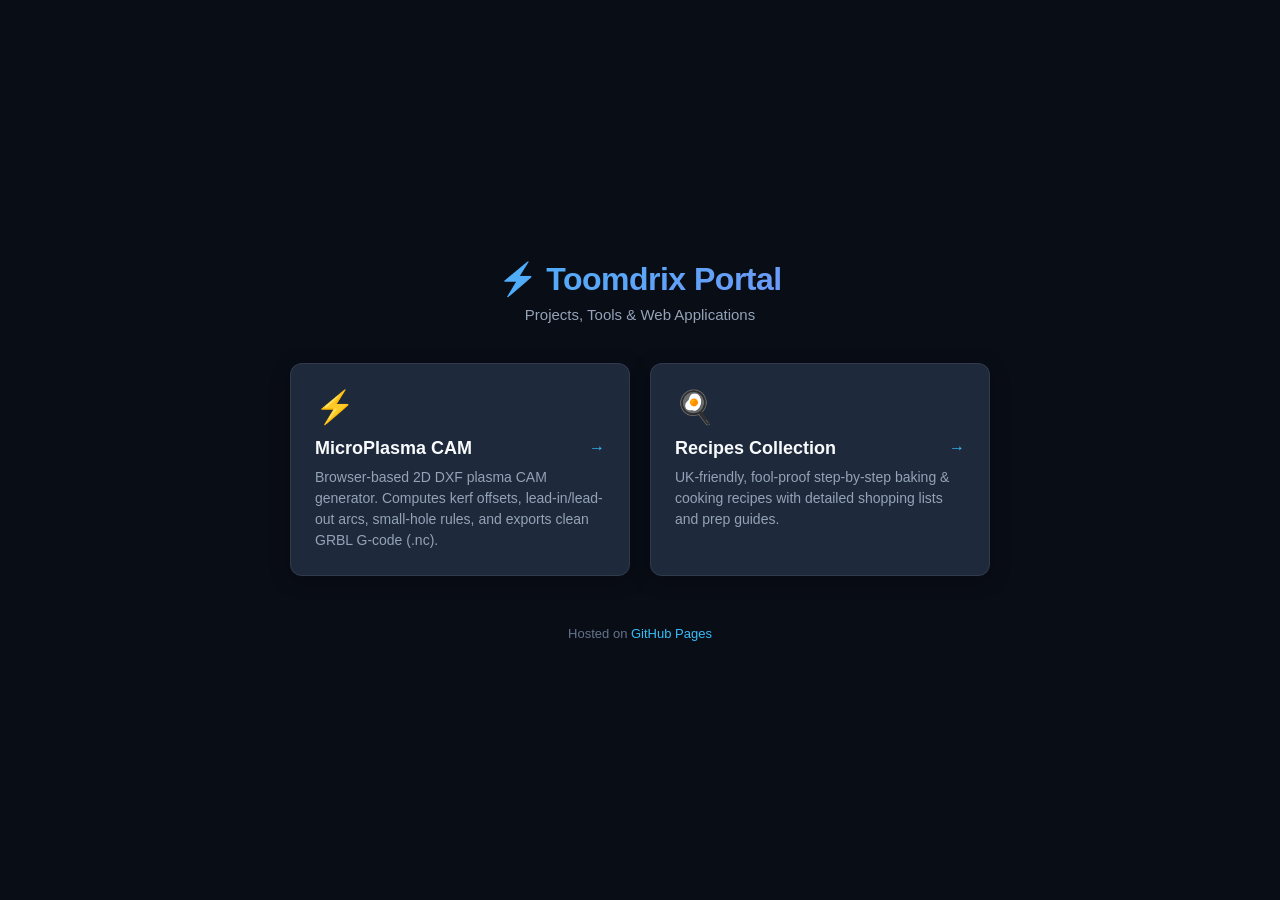
<file: index.html>
<!DOCTYPE html>
<html lang="en">
<head>
  <meta charset="UTF-8">
  <meta name="viewport" content="width=device-width, initial-scale=1.0">
  <title>Toomdrix | Projects & Tools</title>
  <style>
    :root {
      --bg: #090d16;
      --card: #1e293b;
      --card-hover: #334155;
      --border: rgba(255, 255, 255, 0.08);
      --accent: #38bdf8;
      --text: #f8fafc;
      --muted: #94a3b8;
    }
    * { box-sizing: border-box; margin: 0; padding: 0; }
    body {
      font-family: -apple-system, BlinkMacSystemFont, "Segoe UI", Roboto, Helvetica, Arial, sans-serif;
      background: var(--bg);
      color: var(--text);
      min-height: 100vh;
      display: flex;
      flex-direction: column;
      align-items: center;
      justify-content: center;
      padding: 30px 20px;
    }
    .container {
      max-width: 700px;
      width: 100%;
    }
    header {
      text-align: center;
      margin-bottom: 40px;
    }
    h1 {
      font-size: 32px;
      font-weight: 800;
      letter-spacing: -0.5px;
      margin-bottom: 8px;
      background: linear-gradient(135deg, #38bdf8, #818cf8);
      -webkit-background-clip: text;
      -webkit-text-fill-color: transparent;
    }
    p.subtitle {
      color: var(--muted);
      font-size: 15px;
    }
    .grid {
      display: grid;
      grid-template-columns: repeat(auto-fit, minmax(280px, 1fr));
      gap: 20px;
    }
    .card {
      background: var(--card);
      border: 1px solid var(--border);
      border-radius: 12px;
      padding: 24px;
      text-decoration: none;
      color: inherit;
      display: flex;
      flex-direction: column;
      transition: all 0.2s ease;
      box-shadow: 0 4px 20px rgba(0, 0, 0, 0.3);
    }
    .card:hover {
      transform: translateY(-3px);
      border-color: var(--accent);
      background: var(--card-hover);
      box-shadow: 0 8px 30px rgba(56, 189, 248, 0.15);
    }
    .card-icon {
      font-size: 32px;
      margin-bottom: 12px;
    }
    .card-title {
      font-size: 18px;
      font-weight: 700;
      margin-bottom: 8px;
      color: var(--text);
      display: flex;
      align-items: center;
      justify-content: space-between;
    }
    .card-title span.arrow {
      color: var(--accent);
      font-size: 16px;
      transition: transform 0.2s ease;
    }
    .card:hover .card-title span.arrow {
      transform: translateX(4px);
    }
    .card-desc {
      color: var(--muted);
      font-size: 14px;
      line-height: 1.5;
    }
    footer {
      margin-top: 50px;
      text-align: center;
      color: #64748b;
      font-size: 13px;
    }
    footer a {
      color: var(--accent);
      text-decoration: none;
    }
  </style>
</head>
<body>
  <div class="container">
    <header>
      <h1>⚡ Toomdrix Portal</h1>
      <p class="subtitle">Projects, Tools & Web Applications</p>
    </header>

    <div class="grid">
      <!-- MicroPlasma CAM -->
      <a href="plasma/" class="card">
        <div class="card-icon">⚡</div>
        <div class="card-title">
          MicroPlasma CAM
          <span class="arrow">→</span>
        </div>
        <div class="card-desc">
          Browser-based 2D DXF plasma CAM generator. Computes kerf offsets, lead-in/lead-out arcs, small-hole rules, and exports clean GRBL G-code (.nc).
        </div>
      </a>

      <!-- Recipes Collection -->
      <a href="recipes/" class="card">
        <div class="card-icon">🍳</div>
        <div class="card-title">
          Recipes Collection
          <span class="arrow">→</span>
        </div>
        <div class="card-desc">
          UK-friendly, fool-proof step-by-step baking & cooking recipes with detailed shopping lists and prep guides.
        </div>
      </a>
    </div>

    <footer>
      <p>Hosted on <a href="https://github.com/toomdrix" target="_blank">GitHub Pages</a></p>
    </footer>
  </div>
</body>
</html>
</file>
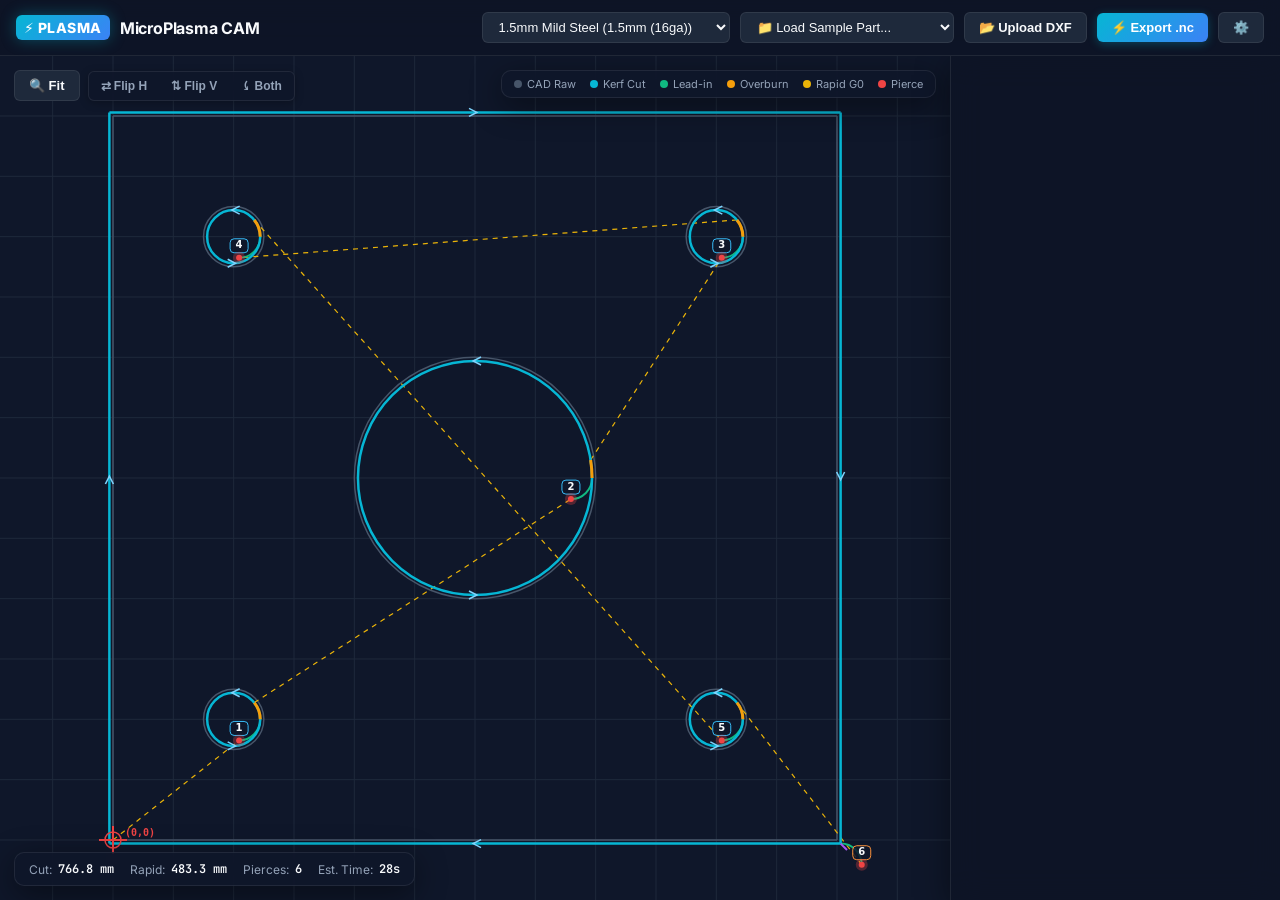
<file: plasma/index.html>
<!DOCTYPE html>
<html lang="en">
<head>
  <meta charset="UTF-8" />
  <meta name="viewport" content="width=device-width, initial-scale=1.0, maximum-scale=1.0, user-scalable=no" />
  <title>MicroPlasma CAM - 2D Web Plasma CAM</title>
  <script type="module" crossorigin src="./assets/index-BmEV4Cka.js"></script>
  <link rel="stylesheet" crossorigin href="./assets/index-AGhxC12d.css">
</head>
<body>
  <!-- Header Bar -->
  <header class="app-header">
    <div class="logo-group">
      <div class="logo-badge">⚡ PLASMA</div>
      <span class="app-title">MicroPlasma CAM</span>
    </div>

    <div class="header-actions">
      <!-- Material Preset Selector -->
      <select id="presetSelect" class="preset-select" title="Select Material Preset">
        <!-- populated dynamically -->
      </select>

      <!-- Sample Loader Dropdown -->
      <select id="sampleSelect" class="preset-select" title="Load Sample CAD Part">
        <option value="">📁 Load Sample Part...</option>
        <option value="flange-bracket">4-Bolt Flange Plate</option>
        <option value="gusset-bracket">Gusset with Slots</option>
        <option value="slot-link">Pill Slot Link</option>
        <option value="open-slit-plate">Open Slit & Parting Cut Plate</option>
      </select>

      <!-- Upload DXF File Button -->
      <input type="file" id="dxfFileInput" accept=".dxf" style="display: none;" />
      <button id="btnUploadDxf" class="btn btn-secondary" title="Open DXF File">
        <span>📂 Upload DXF</span>
      </button>

      <!-- Export G-Code Button -->
      <button id="btnExportGCode" class="btn btn-primary" title="Export GRBL G-Code (.nc)">
        <span>⚡ Export .nc</span>
      </button>

      <!-- Sidebar Toggle (Mobile) -->
      <button id="btnToggleSidebar" class="btn btn-secondary" title="Toggle Parameters">
        <span>⚙️</span>
      </button>
    </div>
  </header>

  <!-- Main CAM Work Area -->
  <main class="main-container">
    <!-- Viewport -->
    <div class="viewport-area" id="dropZone">
      <canvas id="camViewport"></canvas>

      <!-- Top Overlay Controls -->
      <div class="viewport-overlay-top">
        <button id="btnZoomFit" class="btn btn-secondary" title="Zoom to Fit">
          <span>🔍 Fit</span>
        </button>
        <div class="overlay-button-group" title="Flip entire part">
          <button id="btnFlipPartH" class="btn btn-secondary" title="Flip Part Horizontally (⇄ X axis)">
            <span>⇄ Flip H</span>
          </button>
          <button id="btnFlipPartV" class="btn btn-secondary" title="Flip Part Vertically (⇅ Y axis)">
            <span>⇅ Flip V</span>
          </button>
          <button id="btnFlipPartBoth" class="btn btn-secondary" title="Flip Part Both (180° rotation)">
            <span>⤹ Both</span>
          </button>
        </div>
      </div>

      <!-- Toolpath Legend Bar -->
      <div class="legend-bar">
        <div class="legend-item"><span class="legend-dot cad"></span> CAD Raw</div>
        <div class="legend-item"><span class="legend-dot cut"></span> Kerf Cut</div>
        <div class="legend-item"><span class="legend-dot leadin"></span> Lead-in</div>
        <div class="legend-item"><span class="legend-dot overburn"></span> Overburn</div>
        <div class="legend-item"><span class="legend-dot rapid"></span> Rapid G0</div>
        <div class="legend-item"><span class="legend-dot pierce"></span> Pierce</div>
      </div>

      <!-- Bottom Floating Stats Bar -->
      <div class="viewport-overlay-bottom" id="statsBar">
        <div class="stat-item">Cut: <span class="stat-val" id="statCutLength">0.0 mm</span></div>
        <div class="stat-item">Rapid: <span class="stat-val" id="statRapidLength">0.0 mm</span></div>
        <div class="stat-item">Pierces: <span class="stat-val" id="statPierceCount">0</span></div>
        <div class="stat-item">Est. Time: <span class="stat-val" id="statEstTime">0s</span></div>
      </div>
    </div>

    <!-- Right Sidebar / Flyout Parameter Panel -->
    <aside class="sidebar-panel" id="sidebarPanel">
      <!-- Warnings Container -->
      <div id="warningsContainer" style="display: none;" class="warnings-banner"></div>

      <!-- Section: Selected Shape Inspector (Dynamic) -->
      <div class="panel-section inspector-section" id="inspectorSection" style="display: none;">
        <div class="panel-header inspector-header">
          <div class="panel-title" id="inspectorTitle">🔍 Selected Contour</div>
          <span class="panel-badge" id="inspectorTypeBadge">Inner Hole</span>
        </div>
        <div class="panel-content">
          <!-- Controls for Closed Loops -->
          <div id="inspectorClosedControls">
            <div class="control-row">
              <label class="control-label">Cut Side</label>
              <div class="radio-pill-group" id="inspectorCutSideGroup">
                <div class="radio-pill" data-side="INNER_HOLE" title="Lead-in inside hole slug, CCW, kerf inward">🔵 Inside (Hole)</div>
                <div class="radio-pill" data-side="OUTER_PERIMETER" title="Lead-in outside in scrap, CW, kerf outward">🟠 Outside (Part)</div>
              </div>
            </div>
            <div class="control-row">
              <label class="control-label">Start Point</label>
              <button type="button" id="btnInspectorCycleNode" class="btn btn-secondary btn-sm" style="flex: 1;">
                <span>↻ Next Start Node</span>
              </button>
            </div>
          </div>

          <!-- Controls for Open Contours -->
          <div id="inspectorOpenControls" style="display: none;">
            <div class="control-row">
              <label class="control-label">Direction</label>
              <button type="button" id="btnInspectorFlipDirection" class="btn btn-secondary btn-sm" style="flex: 1;">
                <span>⇄ Flip (Start ↔ End)</span>
              </button>
            </div>
          <!-- Flip Feature Controls (Both Closed and Open) -->
          <div class="control-row">
            <label class="control-label">Flip Feature</label>
            <div class="btn-group" style="display: flex; gap: 4px; flex: 1;">
              <button type="button" id="btnInspectorFlipH" class="btn btn-secondary btn-xs" style="flex: 1;" title="Flip this feature horizontally">
                <span>⇄ H</span>
              </button>
              <button type="button" id="btnInspectorFlipV" class="btn btn-secondary btn-xs" style="flex: 1;" title="Flip this feature vertically">
                <span>⇅ V</span>
              </button>
              <button type="button" id="btnInspectorFlipBoth" class="btn btn-secondary btn-xs" style="flex: 1;" title="Flip this feature horizontally & vertically (180°)">
                <span>⤹ Both</span>
              </button>
            </div>
          </div>

          <div class="inspector-info-row" id="inspectorInfoRow">
            <span id="inspectorDimensions"></span>
            <span id="inspectorLeadInInfo"></span>
          </div>
        </div>
      </div>

      <!-- Section: Machine & Material -->
      <div class="panel-section">
        <div class="panel-header">
          <div class="panel-title">Machine & Material</div>
          <span class="panel-chevron">▾</span>
        </div>
        <div class="panel-content">
          <div class="control-row">
            <label class="control-label" for="paramFeedRate">Cut Feed Rate</label>
            <div class="control-input-group">
              <input type="number" id="paramFeedRate" class="input-num" step="50" min="100" max="15000" />
              <span class="input-unit">mm/min</span>
            </div>
          </div>
          <div class="control-row">
            <label class="control-label" for="paramPierceDelay">Pierce Delay</label>
            <div class="control-input-group">
              <input type="number" id="paramPierceDelay" class="input-num" step="0.05" min="0" max="10" />
              <span class="input-unit">sec</span>
            </div>
          </div>
          <div class="control-row">
            <label class="control-label" for="paramKerfWidth">Kerf Width</label>
            <div class="control-input-group">
              <input type="number" id="paramKerfWidth" class="input-num" step="0.1" min="0" max="5.0" />
              <span class="input-unit">mm</span>
            </div>
          </div>
        </div>
      </div>

      <!-- Section: Lead-In & Lead-Out -->
      <div class="panel-section">
        <div class="panel-header">
          <div class="panel-title">Closed Loop Lead-In / Out</div>
          <span class="panel-chevron">▾</span>
        </div>
        <div class="panel-content">
          <div class="control-row">
            <label class="control-label">Type</label>
            <div class="radio-pill-group" id="leadInTypeGroup">
              <div class="radio-pill active" data-value="arc">Arc</div>
              <div class="radio-pill" data-value="line">Linear</div>
              <div class="radio-pill" data-value="center_pierce">Center</div>
            </div>
          </div>
          <div class="control-row">
            <label class="control-label" for="paramLeadInRadius">Radius / Length</label>
            <div class="control-input-group">
              <input type="number" id="paramLeadInRadius" class="input-num" step="0.5" min="1.0" max="25" />
              <span class="input-unit">mm</span>
            </div>
          </div>
          <div class="control-row">
            <label class="control-label" for="paramLeadInAngle">Arc Sweep Angle</label>
            <div class="control-input-group">
              <input type="number" id="paramLeadInAngle" class="input-num" step="5" min="30" max="120" />
              <span class="input-unit">deg</span>
            </div>
          </div>
          <div class="control-row">
            <label class="control-label" for="paramLeadOutLength">Lead-Out Length</label>
            <div class="control-input-group">
              <input type="number" id="paramLeadOutLength" class="input-num" step="0.5" min="0" max="10" />
              <span class="input-unit">mm</span>
            </div>
          </div>
          <!-- Quick Batch Toggle Buttons for Closed Loops -->
          <div style="margin-top: 10px; display: flex; gap: 6px;">
            <button type="button" id="btnFlipAllToHoles" class="btn btn-secondary btn-xs" title="Force all closed shapes to Inside cut (Holes)" style="flex: 1; justify-content: center;">
              🔵 All Holes (Inside)
            </button>
            <button type="button" id="btnFlipAllToPerimeters" class="btn btn-secondary btn-xs" title="Force all closed shapes to Outside cut (Parts)" style="flex: 1; justify-content: center;">
              🟠 All Parts (Outside)
            </button>
          </div>
        </div>
      </div>

      <!-- Section: Open Contours -->
      <div class="panel-section">
        <div class="panel-header">
          <div class="panel-title">Open Contours (Slits & Lines)</div>
          <span class="panel-chevron">▾</span>
        </div>
        <div class="panel-content">
          <div class="control-row">
            <label class="control-label">Lead-In</label>
            <div class="radio-pill-group" id="openLeadInTypeGroup">
              <div class="radio-pill active" data-value="inline" title="In-line straight extension along tangent before start point - ideal for plate edge starts">In-line</div>
              <div class="radio-pill" data-value="none" title="Pierce directly at starting vertex without offset - ideal for marking/scoring">Direct</div>
              <div class="radio-pill" data-value="arc" title="Tangential arc lead-in">Arc</div>
            </div>
          </div>
          <div class="control-row" id="rowOpenLeadInDist">
            <label class="control-label" for="paramOpenLeadInDist">Lead-In Distance</label>
            <div class="control-input-group">
              <input type="number" id="paramOpenLeadInDist" class="input-num" step="0.5" min="0.1" max="25" value="3.0" />
              <span class="input-unit">mm</span>
            </div>
          </div>
          <div class="control-row">
            <label class="control-label">Lead-Out</label>
            <div class="radio-pill-group" id="openLeadOutTypeGroup">
              <div class="radio-pill active" data-value="none" title="Torch OFF directly at end of cut line - no exit notch">None</div>
              <div class="radio-pill" data-value="inline" title="In-line straight overcut along tangent past end point">In-line</div>
            </div>
          </div>
          <div class="control-row" id="rowOpenLeadOutDist" style="display: none;">
            <label class="control-label" for="paramOpenLeadOutDist">Lead-Out Distance</label>
            <div class="control-input-group">
              <input type="number" id="paramOpenLeadOutDist" class="input-num" step="0.5" min="0.1" max="25" value="3.0" />
              <span class="input-unit">mm</span>
            </div>
          </div>
          <div class="info-callout">
            💡 <strong>Tip:</strong> Tap any open contour on the canvas to immediately <strong>flip the cut direction</strong> (Start ⇄ End).
          </div>
        </div>
      </div>

      <!-- Section: Plasma Hole Rules -->
      <div class="panel-section">
        <div class="panel-header">
          <div class="panel-title">Plasma Hole Rules</div>
          <span class="panel-chevron">▾</span>
        </div>
        <div class="panel-content">
          <div class="control-row">
            <label class="control-label" for="paramOverburn">Overburn Distance</label>
            <div class="control-input-group">
              <input type="number" id="paramOverburn" class="input-num" step="0.5" min="0" max="15" />
              <span class="input-unit">mm</span>
            </div>
          </div>
          <div class="control-row">
            <label class="control-label" for="paramSmallHoleThreshold">Small Hole Cutoff</label>
            <div class="control-input-group">
              <input type="number" id="paramSmallHoleThreshold" class="input-num" step="1" min="5" max="100" />
              <span class="input-unit">mm</span>
            </div>
          </div>
          <div class="control-row">
            <label class="control-label" for="paramSmallHoleSpeedScale">Small Hole Speed</label>
            <div class="control-input-group">
              <input type="number" id="paramSmallHoleSpeedScale" class="input-num" step="5" min="20" max="100" />
              <span class="input-unit">%</span>
            </div>
          </div>
        </div>
      </div>

      <!-- Section: Datum Origin Alignment -->
      <div class="panel-section">
        <div class="panel-header">
          <div class="panel-title">Datum Origin Alignment</div>
          <div class="panel-header-right">
            <span id="currentDatumLabel" class="panel-badge">Bottom-Left</span>
            <span class="panel-chevron">▾</span>
          </div>
        </div>
        <div class="panel-content">
          <div style="margin-bottom: 12px;">
            <!-- 9-point grid -->
            <div class="origin-grid" id="originGrid">
              <div class="origin-node" data-datum="TOP_LEFT" title="Top-Left"><div class="origin-node-dot"></div></div>
              <div class="origin-node" data-datum="TOP_CENTER" title="Top-Center"><div class="origin-node-dot"></div></div>
              <div class="origin-node" data-datum="TOP_RIGHT" title="Top-Right"><div class="origin-node-dot"></div></div>
              <div class="origin-node" data-datum="MIDDLE_LEFT" title="Middle-Left"><div class="origin-node-dot"></div></div>
              <div class="origin-node" data-datum="CENTER" title="Center"><div class="origin-node-dot"></div></div>
              <div class="origin-node" data-datum="MIDDLE_RIGHT" title="Middle-Right"><div class="origin-node-dot"></div></div>
              <div class="origin-node active" data-datum="BOTTOM_LEFT" title="Bottom-Left"><div class="origin-node-dot"></div></div>
              <div class="origin-node" data-datum="BOTTOM_CENTER" title="Bottom-Center"><div class="origin-node-dot"></div></div>
              <div class="origin-node" data-datum="BOTTOM_RIGHT" title="Bottom-Right"><div class="origin-node-dot"></div></div>
            </div>
          </div>

          <div class="control-row">
            <label class="control-label">Start Point</label>
            <div class="radio-pill-group" id="startPositionGroup">
              <div class="radio-pill active" data-start="datum" title="Rapid from part datum (e.g. Bottom-Left) to first cut">From Datum</div>
              <div class="radio-pill" data-start="direct" title="Torch starts directly at first pierce point - zero initial rapid">First Cut (Direct)</div>
            </div>
          </div>

          <div class="control-row">
            <label class="control-label" for="autoZeroCadToggle" title="Automatically strip arbitrary OnShape / CAD sketch coordinates on import, placing part neatly at (0,0)">Auto-Zero CAD</label>
            <div style="display: flex; align-items: center; gap: 8px;">
              <input type="checkbox" id="autoZeroCadToggle" checked title="Automatically normalize CAD coordinates to (0,0) on import" />
              <button type="button" id="btnAlignOrigin" class="btn btn-secondary btn-xs" title="Strip CAD offset and move part's bottom-left directly to (0,0)">
                <span>🎯 Zero Offset</span>
              </button>
            </div>
          </div>

          <div class="control-row">
            <label class="control-label" for="cadOriginToggle" title="Force tool to use raw OnShape CAD origin instead of part datum">Use CAD Origin</label>
            <input type="checkbox" id="cadOriginToggle" />
          </div>

          <div class="control-row" style="margin-top: 6px;">
            <label class="control-label">Flip Part</label>
            <div class="btn-group" style="display: flex; gap: 4px; flex: 1;">
              <button type="button" id="btnSidebarFlipH" class="btn btn-secondary btn-xs" style="flex: 1;" title="Flip entire part horizontally (⇄ X axis)">
                <span>⇄ H</span>
              </button>
              <button type="button" id="btnSidebarFlipV" class="btn btn-secondary btn-xs" style="flex: 1;" title="Flip entire part vertically (⇅ Y axis)">
                <span>⇅ V</span>
              </button>
              <button type="button" id="btnSidebarFlipBoth" class="btn btn-secondary btn-xs" style="flex: 1;" title="Flip entire part both horizontally and vertically (180°)">
                <span>⤹ Both</span>
              </button>
            </div>
          </div>
        </div>
      </div>

      <!-- Section: Export Options -->
      <div class="panel-section">
        <div class="panel-header">
          <div class="panel-title">Post-Processor Options</div>
          <span class="panel-chevron">▾</span>
        </div>
        <div class="panel-content">
          <div class="control-row">
            <label class="control-label">Positioning</label>
            <div class="radio-pill-group" id="positioningModeGroup">
              <div class="radio-pill active" data-value="relative" title="Incremental/Relative positioning (G91) - moves relative to current torch position">Relative (G91)</div>
              <div class="radio-pill" data-value="absolute" title="Absolute positioning (G90) - moves relative to work coordinate origin">Absolute (G90)</div>
            </div>
          </div>
          <div class="control-row">
            <label class="control-label" for="disableLaserModeToggle" title="Emit $32=0 on startup to prevent GRBL from suppressing torch relay output during stationary G4 dwells">Disable Laser Mode ($32=0)</label>
            <input type="checkbox" id="disableLaserModeToggle" checked />
          </div>
          <div class="control-row">
            <label class="control-label" for="includeCommentsToggle" title="Enable informational comments in exported G-code">Include Comments</label>
            <input type="checkbox" id="includeCommentsToggle" />
          </div>
          <div class="info-callout">
            <strong>⚠️ Diode Laser Conversion:</strong> Ensure GRBL Laser Mode is disabled (<code>$32=0</code>). When <code>$32=1</code>, GRBL suppresses the torch relay output during stationary <code>G4</code> pierce dwells.
          </div>
        </div>
      </div>
    </aside>
  </main>

  <!-- G-Code Viewer & Download Modal -->
  <div class="modal-backdrop" id="gcodeModal">
    <div class="modal-card">
      <div class="modal-header">
        <h3 class="modal-title">⚡ Generated GRBL Plasma G-Code</h3>
        <button id="btnCloseModal" class="btn btn-secondary">✕</button>
      </div>
      <div class="modal-body">
        <textarea id="gcodeContent" class="gcode-textarea" readonly spellcheck="false"></textarea>
      </div>
      <div class="modal-footer">
        <button id="btnCopyGCode" class="btn btn-secondary">📋 Copy G-Code</button>
        <button id="btnDownloadModal" class="btn btn-primary">💾 Download .nc File</button>
      </div>
    </div>
  </div>

</body>
</html>
</file>
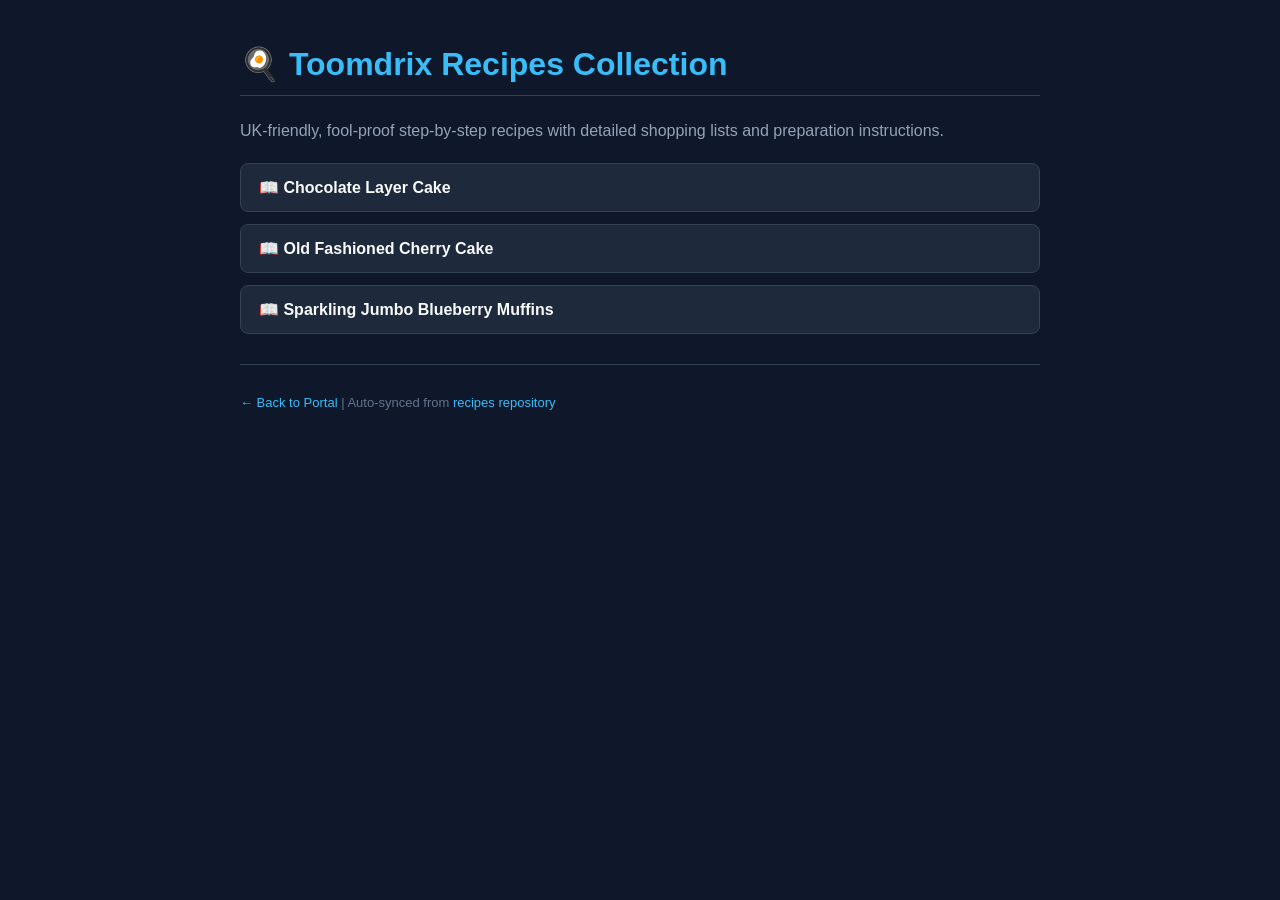
<file: recipes/index.html>
<!DOCTYPE html>
<html lang="en">
<head>
  <meta charset="UTF-8">
  <meta name="viewport" content="width=device-width, initial-scale=1.0">
  <title>Toomdrix Recipes</title>
  <style>
    body { font-family: -apple-system, BlinkMacSystemFont, "Segoe UI", Roboto, Helvetica, Arial, sans-serif; max-width: 800px; margin: 0 auto; padding: 24px; background: #0f172a; color: #f8fafc; }
    h1 { color: #38bdf8; border-bottom: 1px solid #334155; padding-bottom: 12px; }
    p { color: #94a3b8; line-height: 1.6; }
    .recipe-list { list-style: none; padding: 0; margin-top: 20px; }
    .recipe-list li { margin: 12px 0; padding: 14px 18px; background: #1e293b; border: 1px solid #334155; border-radius: 8px; transition: transform 0.15s ease, border-color 0.15s ease; }
    .recipe-list li:hover { transform: translateY(-1px); border-color: #38bdf8; }
    .recipe-list a { text-decoration: none; color: #f8fafc; font-weight: 600; font-size: 16px; display: block; }
    hr { border: none; border-top: 1px solid #334155; margin: 30px 0; }
    .footer-links { font-size: 13px; color: #64748b; }
    .footer-links a { color: #38bdf8; text-decoration: none; }
    .footer-links a:hover { text-decoration: underline; }
  </style>
</head>
<body>
  <h1>🍳 Toomdrix Recipes Collection</h1>
  <p>UK-friendly, fool-proof step-by-step recipes with detailed shopping lists and preparation instructions.</p>
  <ul class="recipe-list">
    <li><a href="chocolate_layer_cake.md">📖 Chocolate Layer Cake</a></li>
    <li><a href="old_fashioned_cherry_cake.md">📖 Old Fashioned Cherry Cake</a></li>
    <li><a href="sparkling_jumbo_blueberry_muffins.md">📖 Sparkling Jumbo Blueberry Muffins</a></li>
  </ul>
  <hr>
  <div class="footer-links">
    <a href="../">← Back to Portal</a> | Auto-synced from <a href="https://github.com/toomdrix/recipes" target="_blank">recipes repository</a>
  </div>
</body>
</html>
</file>
<file: plasma/assets/index-AGhxC12d.css>
@import"https://fonts.googleapis.com/css2?family=Inter:wght@400;500;600;700&family=JetBrains+Mono:wght@400;500;600&display=swap";:root{--bg-main: #090d16;--bg-panel: rgba(15, 23, 42, .82);--bg-card: #1e293b;--bg-hover: #334155;--border-color: rgba(255, 255, 255, .08);--border-active: rgba(56, 189, 248, .4);--accent-cyan: #06b6d4;--accent-blue: #3b82f6;--accent-plasma: #38bdf8;--accent-green: #10b981;--accent-amber: #f59e0b;--accent-red: #ef4444;--text-primary: #f8fafc;--text-secondary: #94a3b8;--text-muted: #64748b;--radius-sm: 6px;--radius-md: 10px;--radius-lg: 14px;--shadow-panel: 0 8px 32px 0 rgba(0, 0, 0, .45);--shadow-glow: 0 0 15px rgba(6, 182, 212, .35)}*{box-sizing:border-box;margin:0;padding:0;-webkit-tap-highlight-color:transparent}html,body{height:100%;height:100dvh;margin:0;padding:0;overflow:hidden}body{font-family:Inter,system-ui,-apple-system,sans-serif;background-color:var(--bg-main);color:var(--text-primary);display:flex;flex-direction:column}header.app-header{height:56px;flex-shrink:0;background:var(--bg-panel);-webkit-backdrop-filter:blur(12px);backdrop-filter:blur(12px);border-bottom:1px solid var(--border-color);display:flex;align-items:center;justify-content:space-between;padding:0 16px;z-index:50}.logo-group{display:flex;align-items:center;gap:10px}.logo-badge{background:linear-gradient(135deg,#06b6d4,#3b82f6);color:#fff;font-weight:800;font-size:14px;padding:4px 8px;border-radius:var(--radius-sm);letter-spacing:.5px;box-shadow:var(--shadow-glow)}.app-title{font-size:16px;font-weight:700;letter-spacing:-.2px;color:var(--text-primary)}.header-actions{display:flex;align-items:center;gap:10px}.preset-select{background:var(--bg-card);color:var(--text-primary);border:1px solid var(--border-color);padding:6px 12px;border-radius:var(--radius-sm);font-size:13px;font-weight:500;cursor:pointer;outline:none;transition:all .15s ease}.preset-select:hover,.preset-select:focus{border-color:var(--accent-plasma)}.btn{display:inline-flex;align-items:center;gap:6px;padding:7px 14px;font-size:13px;font-weight:600;border-radius:var(--radius-sm);border:none;cursor:pointer;transition:all .15s ease;-webkit-user-select:none;user-select:none}.btn-primary{background:linear-gradient(135deg,var(--accent-cyan),var(--accent-blue));color:#fff;box-shadow:0 2px 10px #06b6d44d}.btn-primary:hover{filter:brightness(1.1);transform:translateY(-1px)}.btn-secondary{background:var(--bg-card);color:var(--text-primary);border:1px solid var(--border-color)}.btn-secondary:hover{background:var(--bg-hover);border-color:var(--border-active)}.btn-sm{padding:5px 10px;font-size:12px}.btn-xs{padding:4px 8px;font-size:11px}.btn-accent{background:linear-gradient(135deg,#10b981,#059669);color:#fff}.btn-accent:hover{filter:brightness(1.1)}.inspector-section{background:#1e293b80;border-bottom:2px solid var(--accent-plasma)}.inspector-header{cursor:default}.inspector-info-row{display:flex;justify-content:space-between;align-items:center;font-size:11px;color:var(--text-muted);margin-top:10px;padding-top:8px;border-top:1px dashed var(--border-color);font-family:JetBrains Mono,monospace}.badge-hole{color:#38bdf8!important;background:#38bdf826!important;border-color:#38bdf84d!important}.badge-part{color:#fb923c!important;background:#fb923c26!important;border-color:#fb923c4d!important}.badge-open{color:#c084fc!important;background:#c084fc26!important;border-color:#c084fc4d!important}.main-container{flex:1;display:flex;position:relative;overflow:hidden;min-height:0;height:calc(100% - 56px)}.viewport-area{flex:1;position:relative;background:var(--bg-main);overflow:hidden}canvas#camViewport{width:100%;height:100%;display:block;cursor:grab}canvas#camViewport:active{cursor:grabbing}.viewport-overlay-top{position:absolute;top:14px;left:14px;display:flex;gap:8px;align-items:center;z-index:10}.overlay-button-group{display:flex;gap:4px;background:var(--bg-panel);-webkit-backdrop-filter:blur(8px);backdrop-filter:blur(8px);border:1px solid var(--border-color);border-radius:var(--radius-sm);padding:2px;box-shadow:0 2px 8px #00000040}.overlay-button-group .btn{border:none;background:transparent;padding:5px 10px;font-size:12px;color:var(--text-secondary)}.overlay-button-group .btn:hover{background:var(--bg-hover);color:var(--accent-cyan)}.viewport-overlay-bottom{position:absolute;bottom:14px;left:14px;background:var(--bg-panel);-webkit-backdrop-filter:blur(8px);backdrop-filter:blur(8px);border:1px solid var(--border-color);padding:8px 14px;border-radius:var(--radius-md);display:flex;align-items:center;gap:16px;font-size:12px;color:var(--text-secondary);box-shadow:var(--shadow-panel);z-index:10}.stat-item{display:flex;align-items:center;gap:6px}.stat-val{color:var(--text-primary);font-weight:600;font-family:JetBrains Mono,monospace}.legend-bar{position:absolute;top:14px;right:14px;background:var(--bg-panel);-webkit-backdrop-filter:blur(8px);backdrop-filter:blur(8px);border:1px solid var(--border-color);padding:6px 12px;border-radius:var(--radius-md);display:flex;align-items:center;gap:14px;font-size:11px;color:var(--text-secondary);box-shadow:var(--shadow-panel);z-index:10}.legend-item{display:flex;align-items:center;gap:5px}.legend-dot{width:8px;height:8px;border-radius:50%}.legend-dot.cad{background:#475569}.legend-dot.cut{background:#06b6d4}.legend-dot.leadin{background:#10b981}.legend-dot.overburn{background:#f59e0b}.legend-dot.rapid{background:#eab308}.legend-dot.pierce{background:#ef4444}aside.sidebar-panel{width:330px;background:var(--bg-panel);-webkit-backdrop-filter:blur(16px);backdrop-filter:blur(16px);border-left:1px solid var(--border-color);display:flex;flex-direction:column;box-shadow:var(--shadow-panel);z-index:30;transition:transform .25s cubic-bezier(.4,0,.2,1);overflow-y:auto;overflow-x:hidden;height:100%;max-height:100%;min-height:0;flex-shrink:0;overscroll-behavior:contain;scrollbar-width:thin;scrollbar-color:rgba(148,163,184,.3) rgba(15,23,42,.4)}aside.sidebar-panel::-webkit-scrollbar{width:6px}aside.sidebar-panel::-webkit-scrollbar-track{background:transparent}aside.sidebar-panel::-webkit-scrollbar-thumb{background:#94a3b833;border-radius:3px}aside.sidebar-panel::-webkit-scrollbar-thumb:hover{background:var(--accent-plasma)}.sidebar-panel.collapsed{transform:translate(100%);position:absolute;right:0;bottom:0;top:0}.panel-section{padding:12px 16px;border-bottom:1px solid var(--border-color);transition:background .15s ease}.panel-header{display:flex;align-items:center;justify-content:space-between;cursor:pointer;-webkit-user-select:none;user-select:none;padding:4px 0;border-radius:var(--radius-sm)}.panel-header:hover .panel-title,.panel-header:hover .panel-chevron{color:var(--text-primary)}.panel-title{font-size:11px;font-weight:700;text-transform:uppercase;letter-spacing:.8px;color:var(--text-muted);display:flex;align-items:center;margin:0;transition:color .15s ease}.panel-header-right{display:flex;align-items:center;gap:8px}.panel-badge{font-size:10px;font-weight:600;color:var(--accent-plasma);background:#38bdf81a;padding:2px 6px;border-radius:4px;border:1px solid rgba(56,189,248,.2)}.panel-chevron{font-size:11px;color:var(--text-muted);transition:transform .2s ease,color .15s ease;line-height:1;display:inline-block}.panel-section.collapsed .panel-chevron{transform:rotate(-90deg)}.panel-content{margin-top:12px}.panel-section.collapsed .panel-content{display:none}.control-row{display:flex;align-items:center;justify-content:space-between;margin-bottom:12px;gap:8px}.control-row:last-child{margin-bottom:0}.control-label{font-size:13px;color:var(--text-secondary);font-weight:500}.control-input-group{display:flex;align-items:center;gap:4px}.input-num{width:72px;background:var(--bg-card);border:1px solid var(--border-color);color:var(--text-primary);padding:5px 8px;border-radius:var(--radius-sm);font-family:JetBrains Mono,monospace;font-size:12px;text-align:right;outline:none;transition:border-color .15s}.input-num:focus{border-color:var(--accent-plasma)}.input-unit{font-size:11px;color:var(--text-muted);min-width:32px}.origin-grid{display:grid;grid-template-columns:repeat(3,1fr);gap:4px;background:var(--bg-card);padding:4px;border-radius:var(--radius-sm);border:1px solid var(--border-color);width:130px;margin:0 auto}.origin-node{aspect-ratio:1;background:#ffffff0d;border:1px solid transparent;border-radius:4px;cursor:pointer;display:flex;align-items:center;justify-content:center;transition:all .15s}.origin-node:hover{background:#38bdf833}.origin-node.active{background:var(--accent-plasma);box-shadow:0 0 8px var(--accent-plasma)}.origin-node-dot{width:5px;height:5px;background:var(--text-muted);border-radius:50%}.origin-node.active .origin-node-dot{background:#fff}.radio-pill-group{display:flex;background:var(--bg-card);border-radius:var(--radius-sm);padding:2px;border:1px solid var(--border-color);width:100%}.radio-pill{flex:1;text-align:center;padding:4px 6px;font-size:11px;font-weight:600;border-radius:4px;cursor:pointer;color:var(--text-secondary);transition:all .15s}.radio-pill.active{background:var(--accent-plasma);color:#0f172a}.warnings-banner{margin:12px 16px 0;padding:8px 12px;background:#f59e0b26;border:1px solid rgba(245,158,11,.35);border-radius:var(--radius-sm);color:#fbbf24;font-size:12px;display:flex;align-items:flex-start;gap:8px}.modal-backdrop{position:fixed;top:0;right:0;bottom:0;left:0;background:#000000bf;-webkit-backdrop-filter:blur(4px);backdrop-filter:blur(4px);display:flex;align-items:center;justify-content:center;z-index:100;opacity:0;pointer-events:none;transition:opacity .2s ease}.modal-backdrop.open{opacity:1;pointer-events:auto}.modal-card{background:#0f172a;border:1px solid var(--border-color);border-radius:var(--radius-lg);width:90%;max-width:680px;max-height:85vh;display:flex;flex-direction:column;box-shadow:0 20px 50px #000c;overflow:hidden}.modal-header{padding:14px 20px;border-bottom:1px solid var(--border-color);display:flex;align-items:center;justify-content:space-between}.modal-title{font-size:16px;font-weight:700}.modal-body{padding:16px 20px;flex:1;overflow-y:auto}.gcode-textarea{width:100%;height:380px;background:#020617;border:1px solid var(--border-color);color:#38bdf8;font-family:JetBrains Mono,monospace;font-size:12px;line-height:1.5;padding:12px;border-radius:var(--radius-sm);resize:none;outline:none}.modal-footer{padding:12px 20px;border-top:1px solid var(--border-color);display:flex;justify-content:flex-end;gap:10px;background:var(--bg-panel)}.info-callout{background:#38bdf814;border:1px solid rgba(56,189,248,.25);border-radius:var(--radius-sm);padding:8px 10px;font-size:11px;line-height:1.45;color:var(--text-secondary);margin-top:8px}.info-callout strong{color:var(--accent-plasma)}.info-callout code{background:#0006;color:var(--accent-cyan);padding:1px 4px;border-radius:3px;font-family:JetBrains Mono,monospace;font-size:10.5px}@media(max-width:768px){header.app-header{padding:0 10px}.app-title{display:none}.sidebar-panel{position:absolute;right:0;top:0;bottom:0;width:300px}.viewport-overlay-bottom{flex-direction:column;align-items:flex-start;gap:4px;font-size:11px}.legend-bar{display:none}}
</file>
